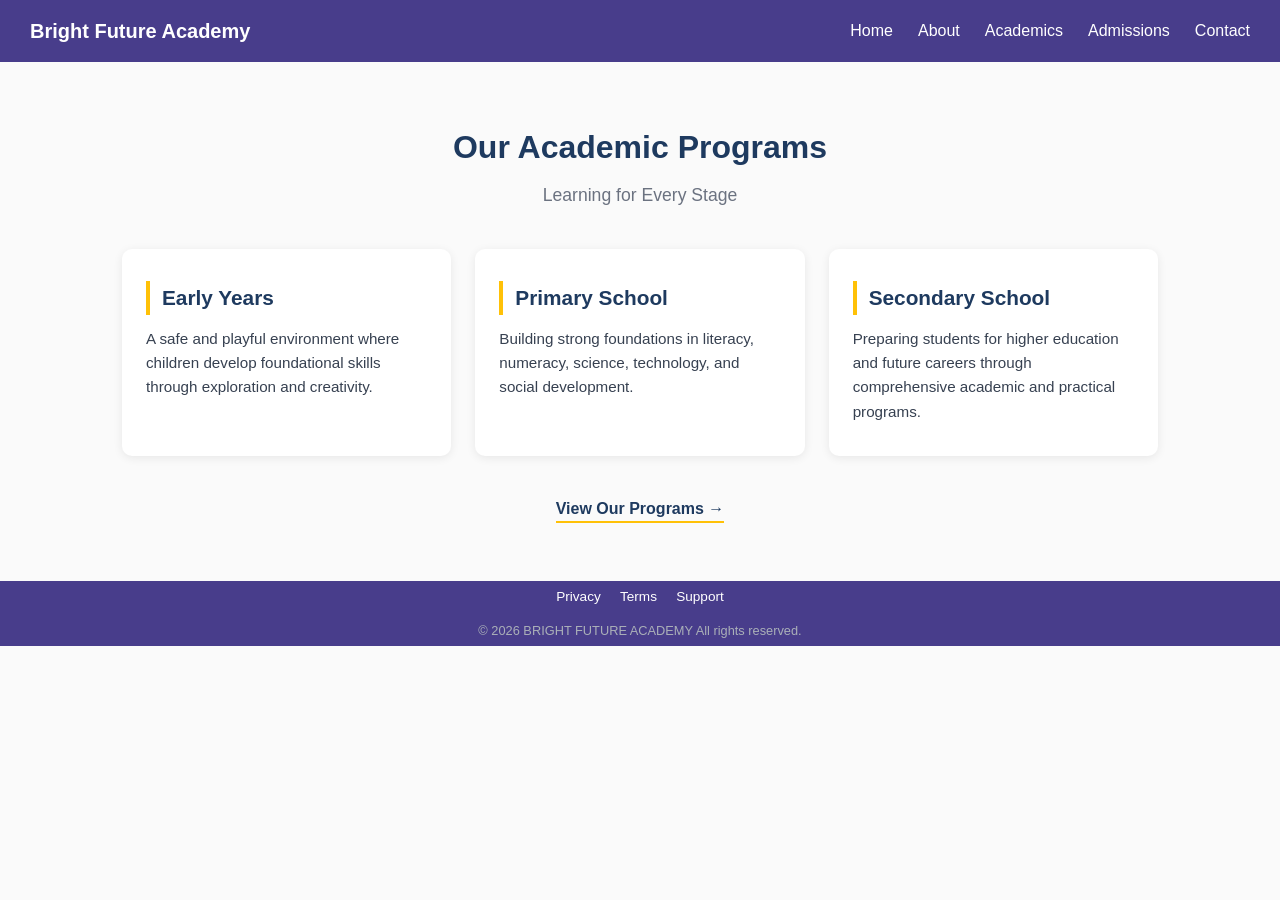
<file: academics.html>
<!DOCTYPE html>
<html lang="en">
<head>
<meta charset="UTF-8">
<meta name="viewport" content="width=device-width, initial-scale=1.0">
<title>School Navigation</title>
<link rel="stylesheet" href="css/academicsstyle.css">
</head>
<body>


  <nav class="navbar">
  <div class="logo">Bright Future Academy</div>

  <button class="menu-toggle" onclick="document.querySelector('.nav-links').classList.toggle('show')">
    ☰
  </button>

  <ul class="nav-links">
    <li><a href="index.html">Home</a></li>
    <li><a href="about.html">About</a></li>
    <li><a href="academics.html">Academics</a></li>
    <li><a href="admission.html">Admissions</a></li>
    <li><a href="contact.html">Contact</a></li>
  </ul>
</nav>

<section class="programs">
  <div class="programs-header">
    <h2>Our Academic Programs</h2>
    <p>Learning for Every Stage</p>
  </div>

  <div class="programs-grid">
    <div class="program-card">
      <h3>Early Years</h3>
      <p>A safe and playful environment where children develop foundational skills through exploration and creativity.</p>
    </div>

    <div class="program-card">
      <h3>Primary School</h3>
      <p>Building strong foundations in literacy, numeracy, science, technology, and social development.</p>
    </div>

    <div class="program-card">
      <h3>Secondary School</h3>
      <p>Preparing students for higher education and future careers through comprehensive academic and practical programs.</p>
    </div>
  </div>

  <div class="programs-cta">
    <a href="programs.html">View Our Programs →</a>
  </div>
</section>


<footer class="site-footer-2">

  <div class="footer-links">
    <a href="#privacy">Privacy</a>
    <a href="#terms">Terms</a>
    <a href="#support">Support</a>
  </div>

  <p>&copy; 2026 BRIGHT FUTURE ACADEMY All rights reserved.</p>
</footer>


</body>
</html>
</file>
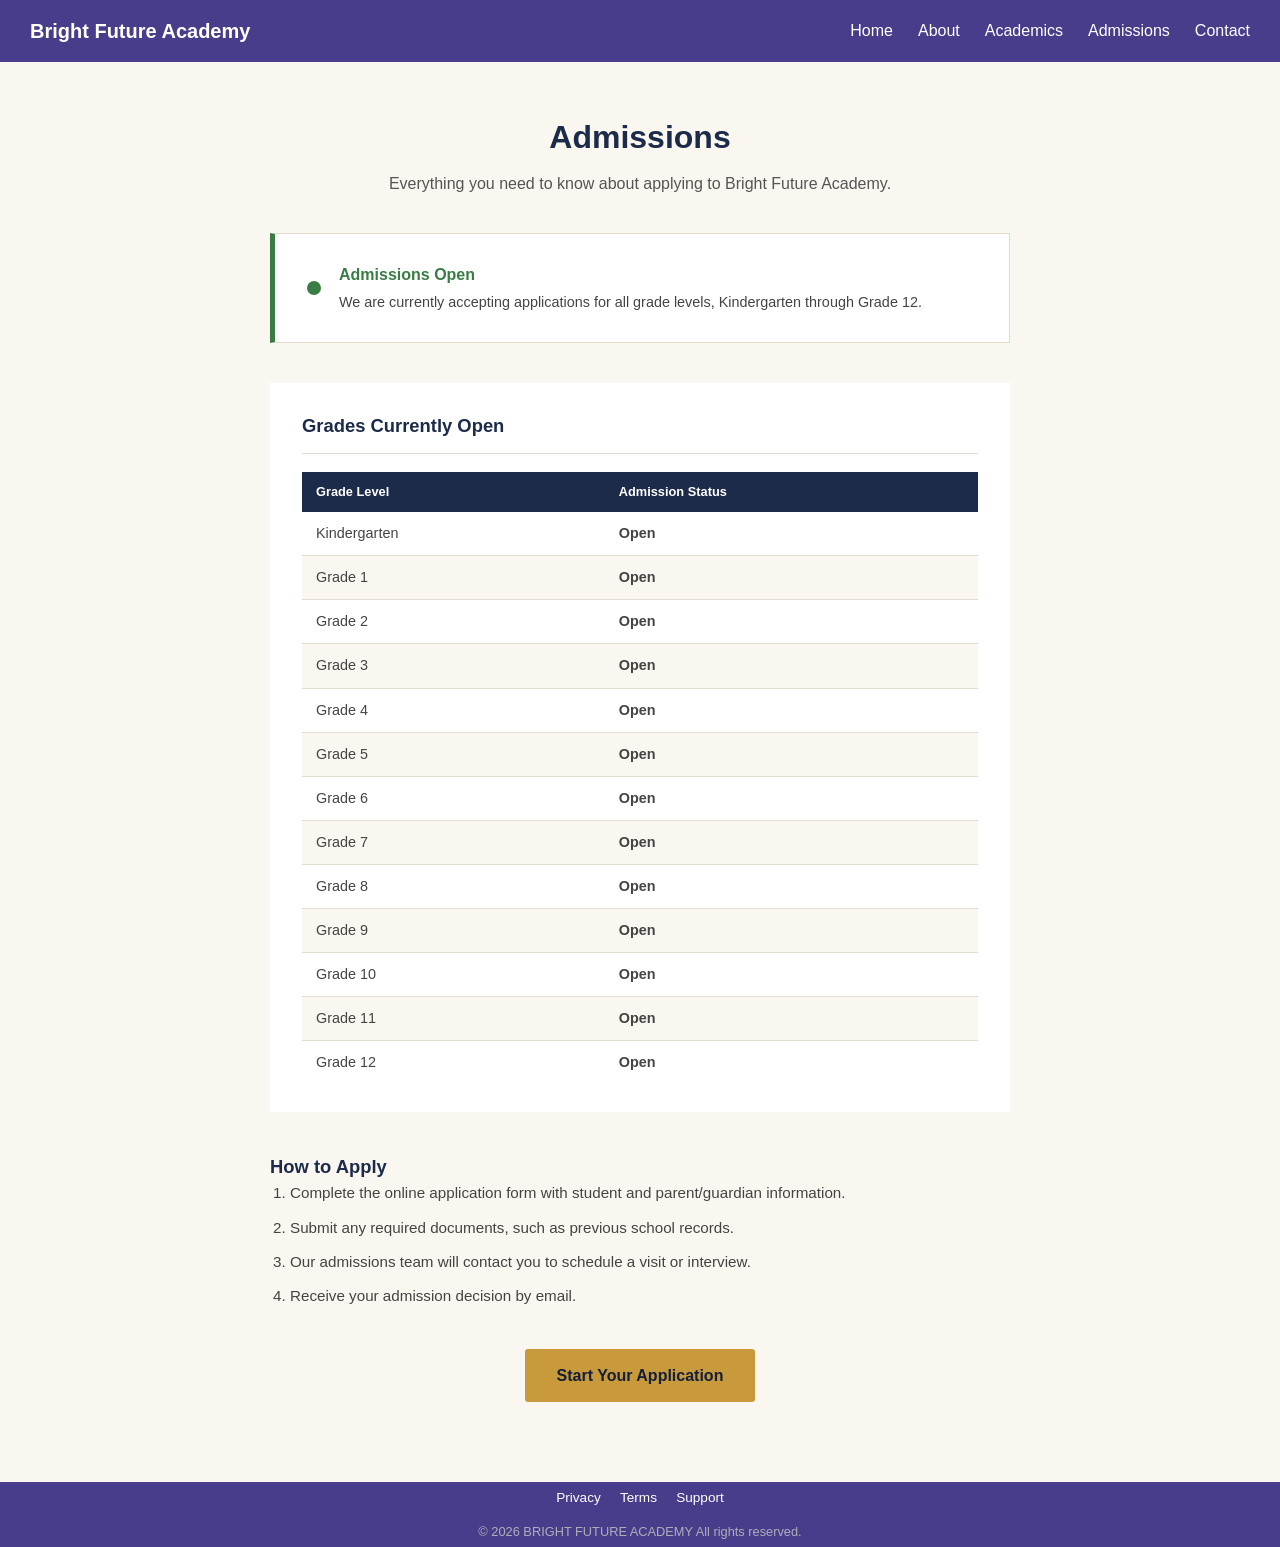
<file: admission.html>
<!DOCTYPE html>
<html lang="en">
<head>
    <meta charset="UTF-8">
    <meta name="viewport" content="width=device-width, initial-scale=1.0">
    <title>Document</title>
    <link rel="stylesheet" href="css/admissionstyle.css">
</head>
<body>
    
    <nav class="navbar">
  <div class="logo">Bright Future Academy</div>

  <button class="menu-toggle" onclick="document.querySelector('.nav-links').classList.toggle('show')">
    ☰
  </button>

  <ul class="nav-links">
    <li><a href="Home.html">Home</a></li>
    <li><a href="about.html">About</a></li>
    <li><a href="academics.html">Academics</a></li>
    <li><a href="Admission.html">Admissions</a></li>
    <li><a href="Contact.html">Contact</a></li>
  </ul>
</nav>

    
<div class="page-wrap">
  <h1 class="page-title">Admissions</h1>
  <p class="page-sub">Everything you need to know about applying to Bright Future Academy.</p>
 
  <div class="status-banner">
    <div class="status-dot"></div>
    <div class="status-text">
      <div class="status-label">Admissions Open</div>
      <div class="status-detail">We are currently accepting applications for all grade levels, Kindergarten through Grade 12.</div>
    </div>
  </div>
 
  <div class="grades-open">
    <h2>Grades Currently Open</h2>
    <table class="grade-table">
      <thead>
        <tr>
          <th>Grade Level</th>
          <th>Admission Status</th>
        </tr>
      </thead>
      <tbody>
        <tr><td>Kindergarten</td><td class="status-open">Open</td></tr>
        <tr><td>Grade 1</td><td class="status-open">Open</td></tr>
        <tr><td>Grade 2</td><td class="status-open">Open</td></tr>
        <tr><td>Grade 3</td><td class="status-open">Open</td></tr>
        <tr><td>Grade 4</td><td class="status-open">Open</td></tr>
        <tr><td>Grade 5</td><td class="status-open">Open</td></tr>
        <tr><td>Grade 6</td><td class="status-open">Open</td></tr>
        <tr><td>Grade 7</td><td class="status-open">Open</td></tr>
        <tr><td>Grade 8</td><td class="status-open">Open</td></tr>
        <tr><td>Grade 9</td><td class="status-open">Open</td></tr>
        <tr><td>Grade 10</td><td class="status-open">Open</td></tr>
        <tr><td>Grade 11</td><td class="status-open">Open</td></tr>
        <tr><td>Grade 12</td><td class="status-open">Open</td></tr>
      </tbody>
    </table>
  </div>
 
  <div class="steps">
    <h2>How to Apply</h2>
    <ol>
      <li>Complete the online application form with student and parent/guardian information.</li>
      <li>Submit any required documents, such as previous school records.</li>
      <li>Our admissions team will contact you to schedule a visit or interview.</li>
      <li>Receive your admission decision by email.</li>
    </ol>
  </div>
 
  <div class="cta">
    <a href="application.html">Start Your Application</a>
  </div>
 
</div>



<footer class="site-footer-2">

  <div class="footer-links">
    <a href="#privacy">Privacy</a>
    <a href="#terms">Terms</a>
    <a href="#support">Support</a>
  </div>

  <p>&copy; 2026 BRIGHT FUTURE ACADEMY All rights reserved.</p>
</footer>


</body>
</html>
</file>
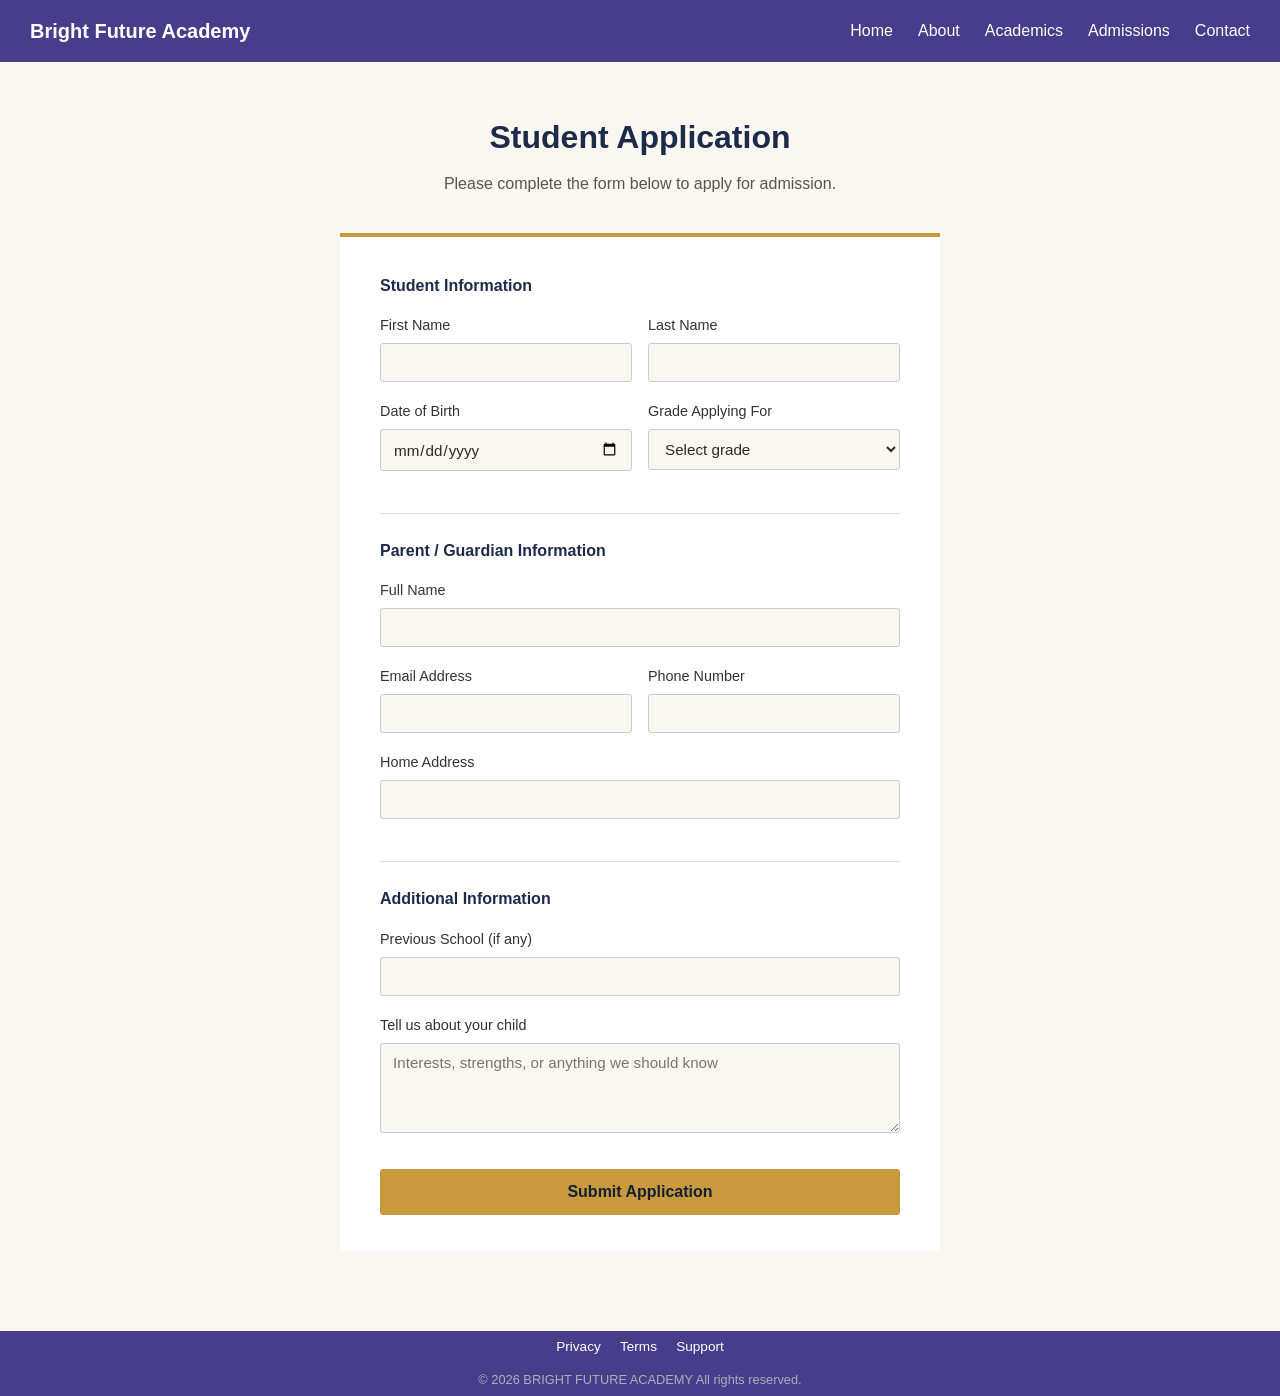
<file: application.html>
<!DOCTYPE html>
<html lang="en">
<head>
    <meta charset="UTF-8">
    <meta name="viewport" content="width=device-width, initial-scale=1.0">
    <title>Document</title>
    <link rel="stylesheet" href="css/applicationstyle.css">
</head>
<body>
    

    <nav class="navbar">
  <div class="logo">Bright Future Academy</div>

  <button class="menu-toggle" onclick="document.querySelector('.nav-links').classList.toggle('show')">
    ☰
  </button>

  <ul class="nav-links">
    <li><a href="Home.html">Home</a></li>
    <li><a href="about.html">About</a></li>
    <li><a href="academics.html">Academics</a></li>
    <li><a href="Admission.html">Admissions</a></li>
    <li><a href="Contact.html">Contact</a></li>
  </ul>
</nav>

<div class="page-wrap">
  <h1 class="page-title">Student Application</h1>
  <p class="page-sub">Please complete the form below to apply for admission.</p>
 
  <form>
    <fieldset>
      <legend>Student Information</legend>
 
      <div class="row">
        <div class="field">
          <label for="first-name">First Name</label>
          <input type="text" id="first-name" name="first-name" required>
        </div>
        <div class="field">
          <label for="last-name">Last Name</label>
          <input type="text" id="last-name" name="last-name" required>
        </div>
      </div>
 
      <div class="row">
        <div class="field">
          <label for="dob">Date of Birth</label>
          <input type="date" id="dob" name="dob" required>
        </div>
        <div class="field">
          <label for="grade">Grade Applying For</label>
          <select id="grade" name="grade" required>
            <option value="">Select grade</option>
            <option>Kindergarten</option>
            <option>Grade 1</option>
            <option>Grade 2</option>
            <option>Grade 3</option>
            <option>Grade 4</option>
            <option>Grade 5</option>
            <option>Grade 6</option>
            <option>Grade 7</option>
            <option>Grade 8</option>
            <option>Grade 9</option>
            <option>Grade 10</option>
            <option>Grade 11</option>
            <option>Grade 12</option>
          </select>
        </div>
      </div>
    </fieldset>
 
    <fieldset>
      <legend>Parent / Guardian Information</legend>
 
      <div class="field">
        <label for="parent-name">Full Name</label>
        <input type="text" id="parent-name" name="parent-name" required>
      </div>
 
      <div class="row">
        <div class="field">
          <label for="email">Email Address</label>
          <input type="email" id="email" name="email" required>
        </div>
        <div class="field">
          <label for="phone">Phone Number</label>
          <input type="tel" id="phone" name="phone" required>
        </div>
      </div>
 
      <div class="field">
        <label for="address">Home Address</label>
        <input type="text" id="address" name="address">
      </div>
    </fieldset>
 
    <fieldset>
      <legend>Additional Information</legend>
 
      <div class="field">
        <label for="prev-school">Previous School (if any)</label>
        <input type="text" id="prev-school" name="prev-school">
      </div>
 
      <div class="field">
        <label for="notes">Tell us about your child</label>
        <textarea id="notes" name="notes" placeholder="Interests, strengths, or anything we should know"></textarea>
      </div>
    </fieldset>
 
    <button type="submit" class="submit-btn">Submit Application</button>
  </form>
</div>


<footer class="site-footer-2">

  <div class="footer-links">
    <a href="#privacy">Privacy</a>
    <a href="#terms">Terms</a>
    <a href="#support">Support</a>
  </div>

  <p>&copy; 2026 BRIGHT FUTURE ACADEMY All rights reserved.</p>
</footer>

</body>
</html>
</file>
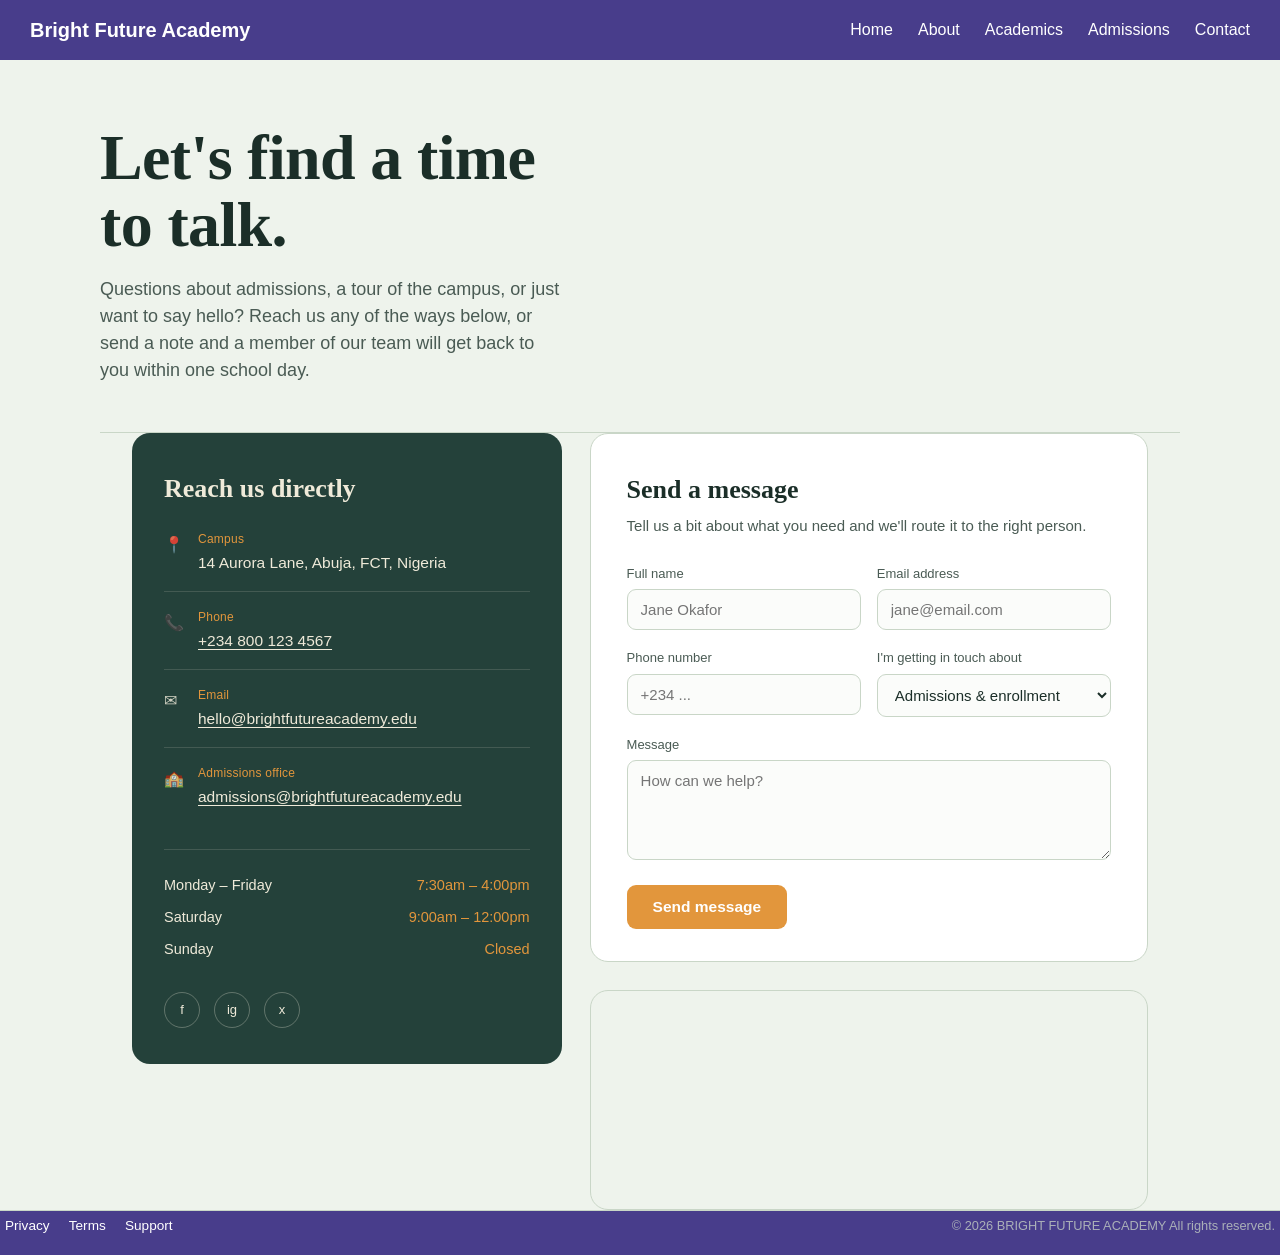
<file: contact.html>
<!DOCTYPE html>
<html lang="en">
<head>
    <meta charset="UTF-8">
    <meta name="viewport" content="width=device-width, initial-scale=1.0">
    <title>Contact Us</title>
    <link rel="stylesheet" href="css/contactstyle.css">
</head>
<body>
    
    <nav class="navbar">
  <div class="logo">Bright Future Academy</div>

  <button class="menu-toggle" onclick="document.querySelector('.nav-links').classList.toggle('show')">
    ☰
  </button>

  <ul class="nav-links">
    <li><a href="Home.html">Home</a></li>
    <li><a href="about.html">About</a></li>
    <li><a href="academics.html">Academics</a></li>
    <li><a href="Admission.html">Admissions</a></li>
    <li><a href="Contact.html">Contact</a></li>
  </ul>
</nav>


<section class="hero wrap">
  <h1>Let's find a time to talk.</h1>
  <p>Questions about admissions, a tour of the campus, or just want to say hello? Reach us any of the ways below, or send a note and a member of our team will get back to you within one school day.</p>
</section>
 
<main class="wrap">
  <div class="grid">
 
    <div class="panel">
      <h2>Reach us directly</h2>
 
      <div class="info-row">
        <span class="info-icon">📍</span>
        <div>
          <span class="label">Campus</span>
          <span class="value">14 Aurora Lane, Abuja, FCT, Nigeria</span>
        </div>
      </div>
 
      <div class="info-row">
        <span class="info-icon">📞</span>
        <div>
          <span class="label">Phone</span>
          <span class="value"><a href="tel:+2348001234567">+234 800 123 4567</a></span>
        </div>
      </div>
 
      <div class="info-row">
        <span class="info-icon">✉</span>
        <div>
          <span class="label">Email</span>
          <span class="value"><a href="mailto:hello@brightfutureacademy.edu">hello@brightfutureacademy.edu</a></span>
        </div>
      </div>
 
      <div class="info-row">
        <span class="info-icon">🏫</span>
        <div>
          <span class="label">Admissions office</span>
          <span class="value"><a href="mailto:admissions@brightfutureacademy.edu">admissions@brightfutureacademy.edu</a></span>
        </div>
      </div>
 
      <div class="hours">
        <table>
          <tr><td>Monday – Friday</td><td>7:30am – 4:00pm</td></tr>
          <tr><td>Saturday</td><td>9:00am – 12:00pm</td></tr>
          <tr><td>Sunday</td><td>Closed</td></tr>
        </table>
      </div>
 
      <div class="social">
        <a href="#" aria-label="Facebook">f</a>
        <a href="#" aria-label="Instagram">ig</a>
        <a href="#" aria-label="X">x</a>
      </div>
    </div>
 
    <div>
      <div class="card">
        <h2>Send a message</h2>
        <p>Tell us a bit about what you need and we'll route it to the right person.</p>
 
        <form id="contactForm">
          <div class="field-row">
            <div>
              <label for="name">Full name</label>
              <input id="name" type="text" placeholder="Jane Okafor" required>
            </div>
            <div>
              <label for="email">Email address</label>
              <input id="email" type="email" placeholder="jane@email.com" required>
            </div>
          </div>
 
          <div class="field-row">
            <div>
              <label for="phone">Phone number</label>
              <input id="phone" type="tel" placeholder="+234 ...">
            </div>
            <div>
              <label for="reason">I'm getting in touch about</label>
              <select id="reason">
                <option>Admissions & enrollment</option>
                <option>Scheduling a campus tour</option>
                <option>Tuition & financial aid</option>
                <option>Current student support</option>
                <option>Something else</option>
              </select>
            </div>
          </div>
 
          <label for="message">Message</label>
          <textarea id="message" placeholder="How can we help?" required></textarea>
 
          <button type="submit">Send message</button>
 
          <div class="confirm" id="confirmMsg">Thanks — your message has been received. We'll reply within one school day.</div>
        </form>
      </div>
 
      <div class="map-strip">
        <iframe src="https://maps.google.com/maps?q=Abuja%2C%20Nigeria&t=&z=13&ie=UTF8&iwloc=&output=embed" loading="lazy" title="Campus map"></iframe>
      </div>
    </div>
 
  </div>
</main>


<footer class="site-footer-2">

  <div class="footer-links">
    <a href="#privacy">Privacy</a>
    <a href="#terms">Terms</a>
    <a href="#support">Support</a>
  </div>

  <p>&copy; 2026 BRIGHT FUTURE ACADEMY All rights reserved.</p>
</footer>

</body>
</html>
</file>
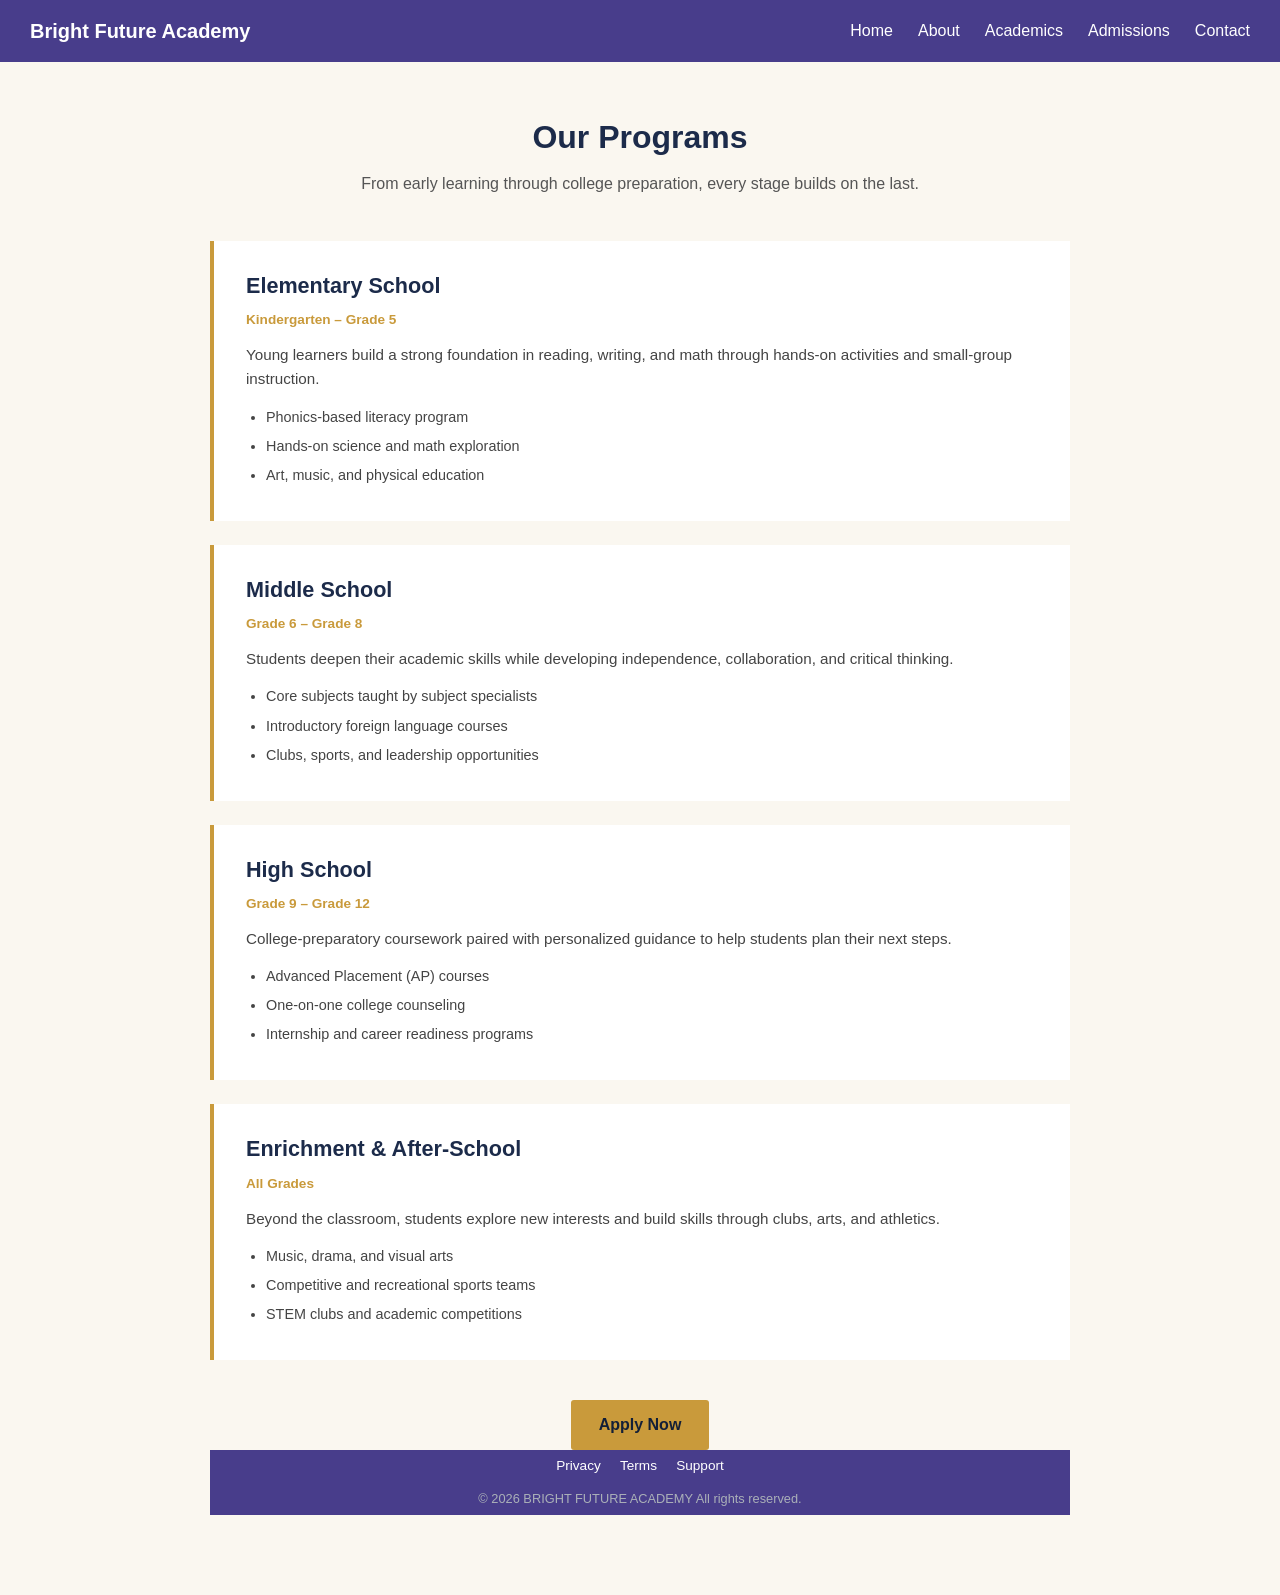
<file: programs.html>
<!DOCTYPE html>
<html lang="en">
<head>
    <meta charset="UTF-8">
    <meta name="viewport" content="width=device-width, initial-scale=1.0">
    <title>Document</title>
    <link rel="stylesheet" href="css/programstyle.css">
</head>
<body>
    
    <nav class="navbar">
  <div class="logo">Bright Future Academy</div>

  <button class="menu-toggle" onclick="document.querySelector('.nav-links').classList.toggle('show')">
    ☰
  </button>

  <ul class="nav-links">
    <li><a href="Home.html">Home</a></li>
    <li><a href="about.html">About</a></li>
    <li><a href="academics.html">Academics</a></li>
    <li><a href="Admission.html">Admissions</a></li>
    <li><a href="Contact.html">Contact</a></li>
  </ul>
</nav>



    <div class="page-wrap">
  <h1 class="page-title">Our Programs</h1>
  <p class="page-sub">From early learning through college preparation, every stage builds on the last.</p>
 
  <div class="program">
    <h2>Elementary School</h2>
    <div class="grades">Kindergarten – Grade 5</div>
    <p>Young learners build a strong foundation in reading, writing, and math through hands-on activities and small-group instruction.</p>
    <ul>
      <li>Phonics-based literacy program</li>
      <li>Hands-on science and math exploration</li>
      <li>Art, music, and physical education</li>
    </ul>
  </div>
 
  <div class="program">
    <h2>Middle School</h2>
    <div class="grades">Grade 6 – Grade 8</div>
    <p>Students deepen their academic skills while developing independence, collaboration, and critical thinking.</p>
    <ul>
      <li>Core subjects taught by subject specialists</li>
      <li>Introductory foreign language courses</li>
      <li>Clubs, sports, and leadership opportunities</li>
    </ul>
  </div>
 
  <div class="program">
    <h2>High School</h2>
    <div class="grades">Grade 9 – Grade 12</div>
    <p>College-preparatory coursework paired with personalized guidance to help students plan their next steps.</p>
    <ul>
      <li>Advanced Placement (AP) courses</li>
      <li>One-on-one college counseling</li>
      <li>Internship and career readiness programs</li>
    </ul>
  </div>
 
  <div class="program">
    <h2>Enrichment & After-School</h2>
    <div class="grades">All Grades</div>
    <p>Beyond the classroom, students explore new interests and build skills through clubs, arts, and athletics.</p>
    <ul>
      <li>Music, drama, and visual arts</li>
      <li>Competitive and recreational sports teams</li>
      <li>STEM clubs and academic competitions</li>
    </ul>
  </div>
 
  <div class="cta">
    <a href="application.html">Apply Now</a>
  </div>
 
  <footer class="site-footer-2">

  <div class="footer-links">
    <a href="#privacy">Privacy</a>
    <a href="#terms">Terms</a>
    <a href="#support">Support</a>
  </div>

  <p>&copy; 2026 BRIGHT FUTURE ACADEMY All rights reserved.</p>
</footer>

</body>
</html>
</file>
<file: css/academicsstyle.css>
* {
  margin: 0;
  padding: 0;
  box-sizing: border-box;
}

body {
  font-family: Arial, sans-serif;
  line-height: 1.6;
  color: #222;
  background-color: #fafafa;
}

* {
  margin: 0;
  padding: 0;
  box-sizing: border-box;
  font-family: 'Segoe UI', Arial, sans-serif;
}

.navbar {
  display: flex;
  justify-content: space-between;
  align-items: center;
  background-color: darkslateblue;
  padding: 15px 30px;
  position: relative;
  z-index: 1000;   /* keeps navbar above the hero image */
}

.logo {
  color: white;
  font-size: 20px;
  font-weight: bold;
}

.nav-links {
  list-style: none;
  display: flex;
  margin: 0;
  padding: 0;
}

.nav-links li {
  margin-left: 25px;
}

.nav-links li a {
  color: white;
  text-decoration: none;
  font-size: 16px;
}

.nav-links li a:hover {
  text-decoration: underline;
}

/* Hamburger button - hidden by default */
.menu-toggle {
  display: none;
  background: none;
  border: none;
  color: white;
  font-size: 26px;
  cursor: pointer;
}

/* Below 700px, switch to dropdown menu */
@media (max-width: 700px) {
  .menu-toggle {
    display: block;
  }

  .nav-links {
    display: none;
    flex-direction: column;
    position: absolute;
    top: 60px;
    left: 0;
    width: 100%;
    background-color: #003366;
    padding: 10px 0;
    z-index: 1000;   /* keeps dropdown above the hero image too */
  }

  .nav-links.show {
    display: flex;
  }

  .nav-links li {
    margin: 0;
    text-align: center;
    padding: 12px 0;
  }
}

.programs {
  padding: 60px 32px;
  max-width: 1100px;
  margin: 0 auto;
  font-family: 'Segoe UI', Arial, sans-serif;
  text-align: center;
}

.programs-header h2 {
  color: #1e3a5f;
  font-size: 2rem;
  font-weight: 700;
  margin-bottom: 8px;
}

.programs-header p {
  color: #6b7280;
  font-size: 1.1rem;
  margin-bottom: 40px;
}

.programs-grid {
  display: grid;
  grid-template-columns: repeat(3, 1fr);
  gap: 24px;
}

.program-card {
  background-color: #ffffff;
  border-radius: 10px;
  padding: 32px 24px;
  box-shadow: 0 2px 10px rgba(0, 0, 0, 0.08);
  transition: transform 0.2s ease, box-shadow 0.2s ease;
  text-align: left;
}

.program-card:hover {
  transform: translateY(-4px);
  box-shadow: 0 6px 16px rgba(0, 0, 0, 0.12);
}

.program-card h3 {
  color: #1e3a5f;
  font-size: 1.3rem;
  margin-bottom: 12px;
  border-left: 4px solid #ffc107;
  padding-left: 12px;
}

.program-card p {
  color: #374151;
  line-height: 1.6;
  font-size: 0.95rem;
}

.programs-cta {
  margin-top: 40px;
}

.programs-cta a {
  color: #1e3a5f;
  font-weight: 600;
  font-size: 1rem;
  text-decoration: none;
  border-bottom: 2px solid #ffc107;
  padding-bottom: 4px;
  transition: color 0.2s ease;
}

.programs-cta a:hover {
  color: #e6ac00;
}

/* Stack cards on mobile */
@media (max-width: 768px) {
  .programs-grid {
    grid-template-columns: 1fr;
  }
}


.site-footer-2 {
  text-align: center;
  padding: 5px;
  background-color: darkslateblue;
  color: #aab0b8;
}

  

.footer-logo {
  font-size: 1.1rem;
  font-weight: 700;
  color: #ffffff;
  margin-bottom: 0.8rem;
}

.footer-links {
  display: flex;
  justify-content: center;
  gap: 1.2rem;
  margin-bottom: 0.8rem;
}

.footer-links a {
  color: #ffffff;
  text-decoration: none;
  font-size: 0.85rem;
}

.footer-links a:hover {
  color: #8b7cf6;
}

.site-footer-2 p {
  font-size: 0.8rem;
}

.freshfish-text{
  position: absolute;
  top: 50%;
  left: 50%;
  transform: translate(-50%,-50%);
  color: white;
  font-size: 20px;
  font-family: 'Segoe UI', Tahoma, Geneva, Verdana, sans-serif;
}
</file>
<file: css/admissionstyle.css>
* {
  margin: 0;
  padding: 0;
  box-sizing: border-box;
}

body {
  font-family: Arial, sans-serif;
  line-height: 1.6;
  color: #222;
  background-color: #fafafa;
}

* {
  margin: 0;
  padding: 0;
  box-sizing: border-box;
  font-family: 'Segoe UI', Arial, sans-serif;
}

.navbar {
  display: flex;
  justify-content: space-between;
  align-items: center;
  background-color: darkslateblue;
  padding: 15px 30px;
  position: relative;
  z-index: 1000;   /* keeps navbar above the hero image */
}

.logo {
  color: white;
  font-size: 20px;
  font-weight: bold;
}

.nav-links {
  list-style: none;
  display: flex;
  margin: 0;
  padding: 0;
}

.nav-links li {
  margin-left: 25px;
}

.nav-links li a {
  color: white;
  text-decoration: none;
  font-size: 16px;
}

.nav-links li a:hover {
  text-decoration: underline;
}

/* Hamburger button - hidden by default */
.menu-toggle {
  display: none;
  background: none;
  border: none;
  color: white;
  font-size: 26px;
  cursor: pointer;
}

/* Below 700px, switch to dropdown menu */
@media (max-width: 700px) {
  .menu-toggle {
    display: block;
  }

  .nav-links {
    display: none;
    flex-direction: column;
    position: absolute;
    top: 60px;
    left: 0;
    width: 100%;
    background-color: #003366;
    padding: 10px 0;
    z-index: 1000;   /* keeps dropdown above the hero image too */
  }

  .nav-links.show {
    display: flex;
  }

  .nav-links li {
    margin: 0;
    text-align: center;
    padding: 12px 0;
  }
}


:root {
    --navy: #1c2b4a;
    --navy-dark: #131f37;
    --gold: #c99a3b;
    --cream: #faf7f0;
    --ink: #2a2a2a;
    --line: #e2ddd0;
    --green: #3a7d44;
  }
 
  * { box-sizing: border-box; }
 
  body {
    margin: 0;
    font-family: Georgia, 'Times New Roman', serif;
    background: var(--cream);
    color: var(--ink);
  }
 
  header {
    background: var(--navy);
    color: white;
    padding: 20px 40px;
    text-align: center;
  }
 
  header .school-name {
    font-size: 1.5rem;
    font-weight: bold;
  }
 
  .page-wrap {
    max-width: 780px;
    margin: 0 auto;
    padding: 50px 20px 80px;
  }
 
  .page-title {
    text-align: center;
    margin-bottom: 8px;
    color: var(--navy);
  }
 
  .page-sub {
    text-align: center;
    font-family: Arial, sans-serif;
    color: #555;
    margin-bottom: 36px;
  }
 
  .status-banner {
    background: white;
    border: 1px solid var(--line);
    border-left: 5px solid var(--green);
    padding: 28px 32px;
    display: flex;
    align-items: center;
    gap: 18px;
    margin-bottom: 40px;
  }
 
  .status-dot {
    width: 14px;
    height: 14px;
    border-radius: 50%;
    background: var(--green);
    flex-shrink: 0;
  }
 
  .status-text {
    font-family: Arial, sans-serif;
  }
 
  .status-text .status-label {
    color: var(--green);
    font-weight: bold;
    font-size: 1rem;
    margin-bottom: 4px;
  }
 
  .status-text .status-detail {
    color: #444;
    font-size: 0.9rem;
  }
 
  .grades-open {
    background: white;
    padding: 28px 32px;
    margin-bottom: 40px;
  }
 
  .grades-open h2 {
    color: var(--navy);
    font-size: 1.15rem;
    margin-top: 0;
    border-bottom: 1px solid var(--line);
    padding-bottom: 12px;
    margin-bottom: 18px;
  }
 
  .grade-table {
    width: 100%;
    border-collapse: collapse;
    font-family: Arial, sans-serif;
    font-size: 0.9rem;
  }
 
  .grade-table th {
    background: var(--navy);
    color: white;
    text-align: left;
    padding: 10px 14px;
    font-size: 0.8rem;
  }
 
  .grade-table td {
    padding: 10px 14px;
    border-bottom: 1px solid var(--line);
    color: #444;
  }
 
  .grade-table tr:last-child td {
    border-bottom: none;
  }
 
  .grade-table tr:nth-child(even) td {
    background: var(--cream);
  }
 
  .status-open {
    color: var(--green);
    font-weight: bold;
  }
 
  .steps {
    margin-bottom: 40px;
  }
 
  .steps h2 {
    color: var(--navy);
    font-size: 1.15rem;
  }
 
  .steps ol {
    font-family: Arial, sans-serif;
    font-size: 0.95rem;
    color: #444;
    padding-left: 20px;
  }
 
  .steps li {
    margin-bottom: 10px;
  }
 
  .cta {
    text-align: center;
  }
 
  .cta a {
    display: inline-block;
    background: var(--gold);
    color: var(--navy-dark);
    font-family: Arial, sans-serif;
    font-weight: bold;
    text-decoration: none;
    padding: 14px 32px;
    border-radius: 3px;
    font-size: 1rem;
  }
 
  .cta a:hover { background: #dcae55; }
 
  @media (max-width: 500px) {
    .grade-table th, .grade-table td { padding: 8px 10px; font-size: 0.85rem; }
    .status-banner { flex-direction: column; text-align: center; }
    .grades-open, .status-banner { padding: 22px 20px; }
  }

  .site-footer-2 {
  text-align: center;
  padding: 5px;
  background-color: darkslateblue;
  color: #aab0b8;
}}

  

.footer-logo {
  font-size: 1.1rem;
  font-weight: 700;
  color: #ffffff;
  margin-bottom: 0.8rem;
}

.footer-links {
  display: flex;
  justify-content: center;
  gap: 1.2rem;
  margin-bottom: 0.8rem;
}

.footer-links a {
  color: #ffffff;
  text-decoration: none;
  font-size: 0.85rem;
}

.footer-links a:hover {
  color: #8b7cf6;
}

.site-footer-2 p {
  font-size: 0.8rem;
}

.freshfish-text{
  position: absolute;
  top: 50%;
  left: 50%;
  transform: translate(-50%,-50%);
  color: white;
  font-size: 20px;
  font-family: 'Segoe UI', Tahoma, Geneva, Verdana, sans-serif;
}
</file>
<file: css/applicationstyle.css>
* {
  margin: 0;
  padding: 0;
  box-sizing: border-box;
}

body {
  font-family: Arial, sans-serif;
  line-height: 1.6;
  color: #222;
  background-color: #fafafa;
}

* {
  margin: 0;
  padding: 0;
  box-sizing: border-box;
  font-family: 'Segoe UI', Arial, sans-serif;
}

.navbar {
  display: flex;
  justify-content: space-between;
  align-items: center;
  background-color: darkslateblue;
  padding: 15px 30px;
  position: relative;
  z-index: 1000;   /* keeps navbar above the hero image */
}

.logo {
  color: white;
  font-size: 20px;
  font-weight: bold;
}

.nav-links {
  list-style: none;
  display: flex;
  margin: 0;
  padding: 0;
}

.nav-links li {
  margin-left: 25px;
}

.nav-links li a {
  color: white;
  text-decoration: none;
  font-size: 16px;
}

.nav-links li a:hover {
  text-decoration: underline;
}

/* Hamburger button - hidden by default */
.menu-toggle {
  display: none;
  background: none;
  border: none;
  color: white;
  font-size: 26px;
  cursor: pointer;
}

/* Below 700px, switch to dropdown menu */
@media (max-width: 700px) {
  .menu-toggle {
    display: block;
  }

  .nav-links {
    display: none;
    flex-direction: column;
    position: absolute;
    top: 60px;
    left: 0;
    width: 100%;
    background-color: #003366;
    padding: 10px 0;
    z-index: 1000;   /* keeps dropdown above the hero image too */
  }

  .nav-links.show {
    display: flex;
  }

  .nav-links li {
    margin: 0;
    text-align: center;
    padding: 12px 0;
  }
}


:root {
    --navy: #1c2b4a;
    --navy-dark: #131f37;
    --gold: #c99a3b;
    --cream: #faf7f0;
    --ink: #2a2a2a;
    --line: #e2ddd0;
  }
 
  * { box-sizing: border-box; }
 
  body {
    margin: 0;
    font-family: Georgia, 'Times New Roman', serif;
    background: var(--cream);
    color: var(--ink);
  }
 
  header {
    background: var(--navy);
    color: white;
    padding: 20px 40px;
    text-align: center;
  }
 
  header .school-name {
    font-size: 1.5rem;
    font-weight: bold;
  }
 
  .page-wrap {
    max-width: 640px;
    margin: 0 auto;
    padding: 50px 20px 80px;
  }
 
  .page-title {
    text-align: center;
    margin-bottom: 8px;
    color: var(--navy);
  }
 
  .page-sub {
    text-align: center;
    font-family: Arial, sans-serif;
    color: #555;
    margin-bottom: 36px;
  }
 
  form {
    background: white;
    border-top: 4px solid var(--gold);
    padding: 36px 40px;
  }
 
  fieldset {
    border: none;
    border-bottom: 1px solid var(--line);
    padding: 0 0 24px 0;
    margin: 0 0 24px 0;
  }
 
  fieldset:last-of-type {
    border-bottom: none;
    padding-bottom: 0;
    margin-bottom: 0;
  }
 
  legend {
    font-family: Arial, sans-serif;
    font-weight: bold;
    color: var(--navy);
    padding: 0;
    margin-bottom: 16px;
    font-size: 1rem;
  }
 
  label {
    display: block;
    font-family: Arial, sans-serif;
    font-size: 0.9rem;
    margin-bottom: 6px;
    color: #333;
  }
 
  .field {
    margin-bottom: 18px;
  }
 
  input[type="text"],
  input[type="email"],
  input[type="tel"],
  input[type="date"],
  select,
  textarea {
    width: 100%;
    padding: 10px 12px;
    font-family: Arial, sans-serif;
    font-size: 0.95rem;
    border: 1px solid #ccc;
    border-radius: 3px;
    background: var(--cream);
    color: var(--ink);
  }
 
  input:focus,
  select:focus,
  textarea:focus {
    outline: 2px solid var(--gold);
    outline-offset: 1px;
    border-color: var(--gold);
  }
 
  textarea {
    resize: vertical;
    min-height: 90px;
  }
 
  .row {
    display: flex;
    gap: 16px;
  }
 
  .row .field { flex: 1; }
 
  .submit-btn {
    width: 100%;
    background: var(--gold);
    color: var(--navy-dark);
    font-family: Arial, sans-serif;
    font-weight: bold;
    font-size: 1rem;
    padding: 14px;
    border: none;
    border-radius: 3px;
    cursor: pointer;
    margin-top: 10px;
  }
 
  .submit-btn:hover { background: #dcae55; }
 
  @media (max-width: 500px) {
    .row { flex-direction: column; gap: 0; }
    form { padding: 28px 22px; }
  }

  .site-footer-2 {
  text-align: center;
  padding: 5px;
  background-color: darkslateblue;
  color: #aab0b8;
}

  

.footer-logo {
  font-size: 1.1rem;
  font-weight: 700;
  color: #ffffff;
  margin-bottom: 0.8rem;
}

.footer-links {
  display: flex;
  justify-content: center;
  gap: 1.2rem;
  margin-bottom: 0.8rem;
}

.footer-links a {
  color: #ffffff;
  text-decoration: none;
  font-size: 0.85rem;
}

.footer-links a:hover {
  color: #8b7cf6;
}

.site-footer-2 p {
  font-size: 0.8rem;
}

.freshfish-text{
  position: absolute;
  top: 50%;
  left: 50%;
  transform: translate(-50%,-50%);
  color: white;
  font-size: 20px;
  font-family: 'Segoe UI', Tahoma, Geneva, Verdana, sans-serif;
}
</file>
<file: css/contactstyle.css>
* {
  margin: 0;
  padding: 0;
  box-sizing: border-box;
}

body {
  font-family: Arial, sans-serif;
  line-height: 1.6;
  color: #222;
  background-color: #fafafa;
}

* {
  margin: 0;
  padding: 0;
  box-sizing: border-box;
  font-family: 'Segoe UI', Arial, sans-serif;
}

.navbar {
  display: flex;
  justify-content: space-between;
  align-items: center;
  background-color: darkslateblue;
  padding: 15px 30px;
  position: relative;
  z-index: 1000;   /* keeps navbar above the hero image */
}

.logo {
  color: white;
  font-size: 20px;
  font-weight: bold;
}

.nav-links {
  list-style: none;
  display: flex;
  margin: 0;
  padding: 0;
}

.nav-links li {
  margin-left: 25px;
}

.nav-links li a {
  color: white;
  text-decoration: none;
  font-size: 16px;
}

.nav-links li a:hover {
  text-decoration: underline;
}

/* Hamburger button - hidden by default */
.menu-toggle {
  display: none;
  background: none;
  border: none;
  color: white;
  font-size: 26px;
  cursor: pointer;
}

/* Below 700px, switch to dropdown menu */
@media (max-width: 700px) {
  .menu-toggle {
    display: block;
  }

  .nav-links {
    display: none;
    flex-direction: column;
    position: absolute;
    top: 60px;
    left: 0;
    width: 100%;
    background-color: #003366;
    padding: 10px 0;
    z-index: 1000;   /* keeps dropdown above the hero image too */
  }

  .nav-links.show {
    display: flex;
  }

  .nav-links li {
    margin: 0;
    text-align: center;
    padding: 12px 0;
  }
}







:root{
    --bg: #EEF3EC;
    --panel: #24413A;
    --panel-text: #EFEAD9;
    --ink: #1B2E28;
    --ink-soft: #4A5B54;
    --accent: #E2963C;
    --accent-ink: #7A4B10;
    --line: #C9D6C7;
    --card: #FFFFFF;
  }
 
  *{ box-sizing: border-box; }
  html{ scroll-behavior: smooth; }
  body{
    margin:0;
    background: var(--bg);
    color: var(--ink);
    font-family: 'Work Sans', sans-serif;
    line-height: 1.5;
  }
  h1, h2, h3{
    font-family: 'Fraunces', serif;
    font-weight: 600;
    margin: 0;
    color: var(--ink);
  }
  a { color: inherit; }
 
  .wrap{
    max-width: 1080px;
    margin: 0 auto;
    padding: 0 32px;
  }
 
  /* Header */
  header{
    padding: 28px 0 0;
  }
  .brand{
    display:flex;
    align-items:center;
    gap:12px;
    font-family:'Fraunces', serif;
    font-size: 20px;
    font-weight: 600;
  }
  .brand-mark{
    width: 34px; height: 34px;
    border-radius: 50%;
    background: var(--accent);
    display:flex; align-items:center; justify-content:center;
    color: #fff;
    font-size: 16px;
  }
 
  /* Hero */
  .hero{
    padding: 64px 0 48px;
    border-bottom: 1px solid var(--line);
  }
  .hero h1{
    font-size: clamp(40px, 6vw, 64px);
    line-height: 1.05;
    letter-spacing: -0.01em;
    max-width: 14ch;
  }
  .hero p{
    max-width: 46ch;
    margin-top: 18px;
    font-size: 18px;
    color: var(--ink-soft);
  }
 
  /* Main grid */
  main{
    padding: 56px 0 80px;
  }
  .grid{
    display:grid;
    grid-template-columns: 1fr 1.3fr;
    gap: 28px;
    align-items: start;
  }
 
  /* Info panel */
  .panel{
    background: var(--panel);
    color: var(--panel-text);
    border-radius: 18px;
    padding: 36px 32px;
  }
  .panel h2{
    color: var(--panel-text);
    font-size: 26px;
    margin-bottom: 22px;
  }
  .info-row{
    display:flex;
    gap: 14px;
    padding: 16px 0;
    border-top: 1px solid rgba(239,234,217,0.15);
  }
  .info-row:first-of-type{ border-top: none; padding-top: 0; }
  .info-icon{
    width: 20px; flex-shrink:0; margin-top:3px; opacity:0.85;
  }
  .info-row .label{
    display:block;
    font-size: 12px;
    letter-spacing: 0.02em;
    color: var(--accent);
    margin-bottom: 3px;
  }
  .info-row .value{
    font-size: 15.5px;
    color: var(--panel-text);
  }
  .info-row .value a{ text-decoration: underline; text-underline-offset: 3px; }
 
  .hours{
    margin-top: 24px;
    padding-top: 20px;
    border-top: 1px solid rgba(239,234,217,0.15);
  }
  .hours table{ width:100%; border-collapse: collapse; font-size: 14.5px; }
  .hours td{ padding: 5px 0; }
  .hours td:last-child{ text-align:right; color: var(--accent); }
 
  .social{
    margin-top: 26px;
    display:flex;
    gap: 14px;
  }
  .social a{
    width:36px; height:36px;
    border-radius:50%;
    border: 1px solid rgba(239,234,217,0.3);
    display:flex; align-items:center; justify-content:center;
    font-size: 13px;
    text-decoration:none;
    transition: background 0.15s ease, border-color 0.15s ease;
  }
  .social a:hover{ background: rgba(239,234,217,0.12); border-color: rgba(239,234,217,0.6); }
 
  /* Form card */
  .card{
    background: var(--card);
    border-radius: 18px;
    padding: 36px 36px 32px;
    border: 1px solid var(--line);
  }
  .card h2{ font-size: 26px; margin-bottom: 6px; }
  .card > p{ color: var(--ink-soft); margin-top: 0; margin-bottom: 26px; font-size: 15px; }
 
  .field-row{ display:grid; grid-template-columns: 1fr 1fr; gap: 16px; }
  label{
    display:block;
    font-size: 13px;
    color: var(--ink-soft);
    margin-bottom: 6px;
  }
  input, select, textarea{
    width: 100%;
    font-family: inherit;
    font-size: 15px;
    padding: 11px 13px;
    border-radius: 9px;
    border: 1px solid var(--line);
    background: #FBFCFA;
    color: var(--ink);
    margin-bottom: 18px;
  }
  input:focus, select:focus, textarea:focus{
    outline: 2px solid var(--accent);
    outline-offset: 1px;
    background: #fff;
  }
  textarea{ resize: vertical; min-height: 100px; }
 
  button{
    font-family: 'Work Sans', sans-serif;
    font-size: 15.5px;
    font-weight: 600;
    background: var(--accent);
    color: #fff;
    border: none;
    padding: 13px 26px;
    border-radius: 9px;
    cursor: pointer;
    transition: transform 0.12s ease, box-shadow 0.12s ease;
  }
  button:hover{ box-shadow: 0 6px 16px rgba(226,150,60,0.35); }
  button:active{ transform: translateY(1px); }
 
  .confirm{
    display:none;
    margin-top: 18px;
    padding: 14px 16px;
    background: #F1F7EE;
    border: 1px solid #CFE3C8;
    border-radius: 9px;
    font-size: 14.5px;
    color: #2C4A24;
  }
 
  /* Map strip */
  .map-strip{
    margin-top: 28px;
    border-radius: 18px;
    overflow: hidden;
    border: 1px solid var(--line);
    height: 220px;
  }
  .map-strip iframe{ width:100%; height:100%; border:0; display:block; }
 
  footer{
    border-top: 1px solid var(--line);
    padding: 26px 0 40px;
    font-size: 13.5px;
    color: var(--ink-soft);
    display:flex;
    justify-content: space-between;
    flex-wrap: wrap;
    gap: 10px;
  }
 
  @media (max-width: 820px){
    .grid{ grid-template-columns: 1fr; }
    .field-row{ grid-template-columns: 1fr; }
    .wrap{ padding: 0 20px; }
    .hero{ padding: 44px 0 36px; }
  }

  .site-footer-2 {
  text-align: center;
  padding: 5px;
  background-color: darkslateblue;
  color: #aab0b8;
}

  

.footer-logo {
  font-size: 1.1rem;
  font-weight: 700;
  color: #ffffff;
  margin-bottom: 0.8rem;
}

.footer-links {
  display: flex;
  justify-content: center;
  gap: 1.2rem;
  margin-bottom: 0.8rem;
}

.footer-links a {
  color: #ffffff;
  text-decoration: none;
  font-size: 0.85rem;
}

.footer-links a:hover {
  color: #8b7cf6;
}

.site-footer-2 p {
  font-size: 0.8rem;
}

.freshfish-text{
  position: absolute;
  top: 50%;
  left: 50%;
  transform: translate(-50%,-50%);
  color: white;
  font-size: 20px;
  font-family: 'Segoe UI', Tahoma, Geneva, Verdana, sans-serif;
}
</file>
<file: css/programstyle.css>
* {
  margin: 0;
  padding: 0;
  box-sizing: border-box;
}

body {
  font-family: Arial, sans-serif;
  line-height: 1.6;
  color: #222;
  background-color: #fafafa;
}

* {
  margin: 0;
  padding: 0;
  box-sizing: border-box;
  font-family: 'Segoe UI', Arial, sans-serif;
}

.navbar {
  display: flex;
  justify-content: space-between;
  align-items: center;
  background-color: darkslateblue;
  padding: 15px 30px;
  position: relative;
  z-index: 1000;   /* keeps navbar above the hero image */
}

.logo {
  color: white;
  font-size: 20px;
  font-weight: bold;
}

.nav-links {
  list-style: none;
  display: flex;
  margin: 0;
  padding: 0;
}

.nav-links li {
  margin-left: 25px;
}

.nav-links li a {
  color: white;
  text-decoration: none;
  font-size: 16px;
}

.nav-links li a:hover {
  text-decoration: underline;
}

/* Hamburger button - hidden by default */
.menu-toggle {
  display: none;
  background: none;
  border: none;
  color: white;
  font-size: 26px;
  cursor: pointer;
}

/* Below 700px, switch to dropdown menu */
@media (max-width: 700px) {
  .menu-toggle {
    display: block;
  }

  .nav-links {
    display: none;
    flex-direction: column;
    position: absolute;
    top: 60px;
    left: 0;
    width: 100%;
    background-color: #003366;
    padding: 10px 0;
    z-index: 1000;   /* keeps dropdown above the hero image too */
  }

  .nav-links.show {
    display: flex;
  }

  .nav-links li {
    margin: 0;
    text-align: center;
    padding: 12px 0;
  }
}


:root {
    --navy: #1c2b4a;
    --navy-dark: #131f37;
    --gold: #c99a3b;
    --cream: #faf7f0;
    --ink: #2a2a2a;
    --line: #e2ddd0;
  }
 
  * { box-sizing: border-box; }
 
  body {
    margin: 0;
    font-family: Georgia, 'Times New Roman', serif;
    background: var(--cream);
    color: var(--ink);
  }
 
  header {
    background: var(--navy);
    color: white;
    padding: 20px 40px;
    text-align: center;
  }
 
  header .school-name {
    font-size: 1.5rem;
    font-weight: bold;
  }
 
  .page-wrap {
    max-width: 900px;
    margin: 0 auto;
    padding: 50px 20px 80px;
  }
 
  .page-title {
    text-align: center;
    margin-bottom: 8px;
    color: var(--navy);
  }
 
  .page-sub {
    text-align: center;
    font-family: Arial, sans-serif;
    color: #555;
    margin-bottom: 44px;
  }
 
  .program {
    background: white;
    border-left: 4px solid var(--gold);
    padding: 28px 32px;
    margin-bottom: 24px;
  }
 
  .program h2 {
    margin: 0 0 6px 0;
    color: var(--navy);
    font-size: 1.35rem;
  }
 
  .program .grades {
    font-family: Arial, sans-serif;
    font-size: 0.85rem;
    color: var(--gold);
    font-weight: bold;
    margin-bottom: 12px;
  }
 
  .program p {
    font-family: Arial, sans-serif;
    font-size: 0.95rem;
    color: #444;
    margin: 0 0 14px 0;
  }
 
  .program ul {
    font-family: Arial, sans-serif;
    font-size: 0.9rem;
    color: #444;
    margin: 0;
    padding-left: 20px;
  }
 
  .program li {
    margin-bottom: 6px;
  }
 
  .cta {
    text-align: center;
    margin-top: 40px;
  }
 
  .cta a {
    display: inline-block;
    background: var(--gold);
    color: var(--navy-dark);
    font-family: Arial, sans-serif;
    font-weight: bold;
    text-decoration: none;
    padding: 12px 28px;
    border-radius: 3px;
  }
 
  .cta a:hover { background: #dcae55; }
 
  @media (max-width: 500px) {
    .program { padding: 22px 20px; }
  }

  .site-footer-2 {
  text-align: center;
  padding: 5px;
  background-color: darkslateblue;
  color: #aab0b8;
}}

  

.footer-logo {
  font-size: 1.1rem;
  font-weight: 700;
  color: #ffffff;
  margin-bottom: 0.8rem;
}

.footer-links {
  display: flex;
  justify-content: center;
  gap: 1.2rem;
  margin-bottom: 0.8rem;
}

.footer-links a {
  color: #ffffff;
  text-decoration: none;
  font-size: 0.85rem;
}

.footer-links a:hover {
  color: #8b7cf6;
}

.site-footer-2 p {
  font-size: 0.8rem;
}

.freshfish-text{
  position: absolute;
  top: 50%;
  left: 50%;
  transform: translate(-50%,-50%);
  color: white;
  font-size: 20px;
  font-family: 'Segoe UI', Tahoma, Geneva, Verdana, sans-serif;
}
</file>
